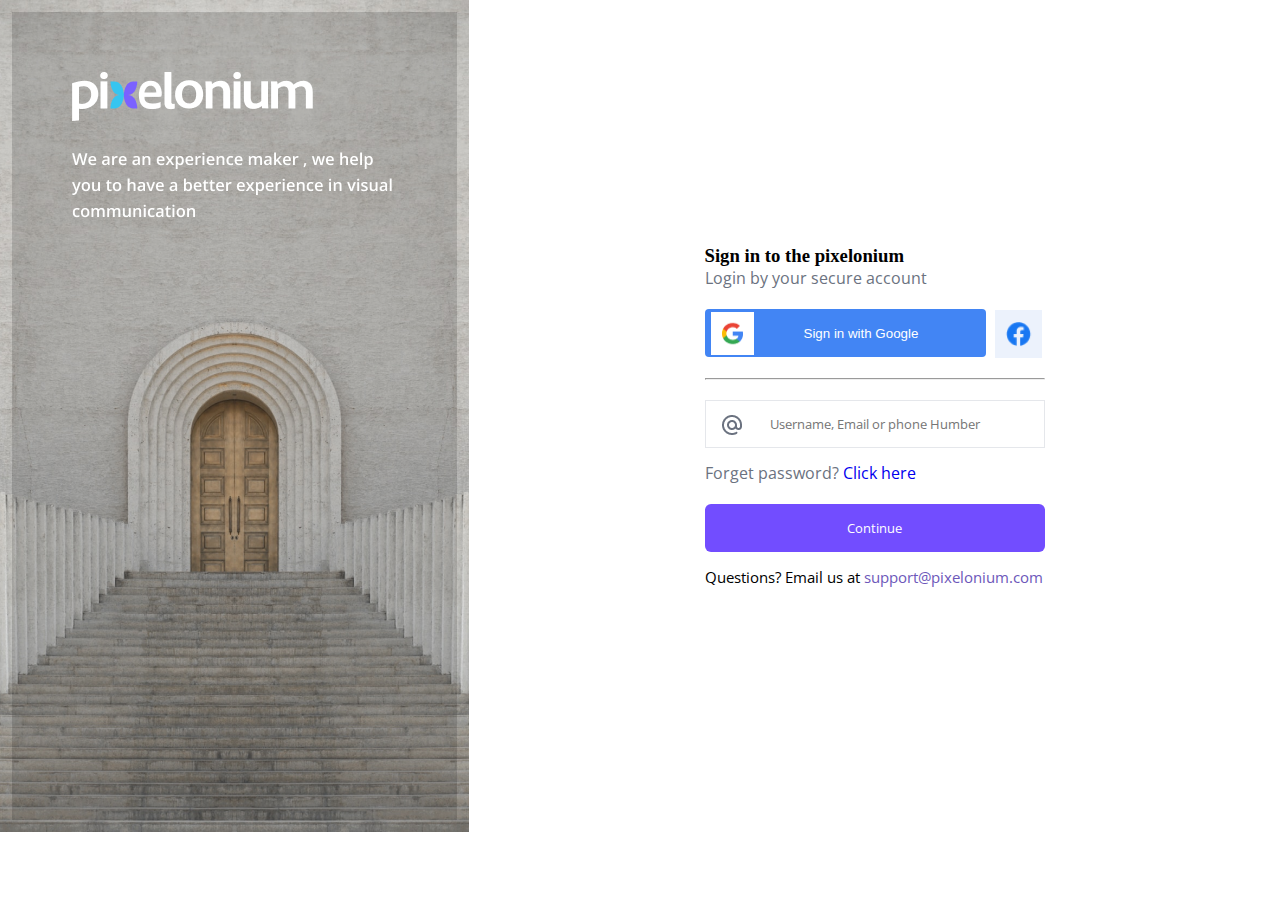
<file: index.html>
<!DOCTYPE html>
<html lang="en">
<head>
    <meta charset="UTF-8">
    <meta name="viewport" content="width=device-width, initial-scale=1.0">
    <link rel="stylesheet" href="style.css">
    <title>Document</title>
</head>
<body>
    <div class="notig">
       <img src="dox/left.png" alt=""> 
<div class="quadrat">
   
        
<h3>Sign in to the pixelonium</h3>
<p class="secured">Login by your secure account</p>
 <div class="d-fix">
    
<button class="googl">
<img class="img1" src="dox/Variant10.png" alt="">
Sign in with Google
</button>
<img class="img22" src="dox/Variant11.png" alt=""> 
<hr>
<form action="activ">
<input class="place" type="email" placeholder="Username, Email or phone Humber"></form>
<img class="img3" src="dox/at-symbol.png" alt="">
<p class="pass">Forget password?
<a class="school" href="https://www.w3schools.com/"> Click here</a></p>
<button class="contin">Continue</button>
<p class="quest">Questions? Email us at 
<a class="hreff" href=https://www.questionai.com/subject/math/1"> support@pixelonium.com</a></p>
</div>
</div>
</div>
   </body>
</html>
</file>
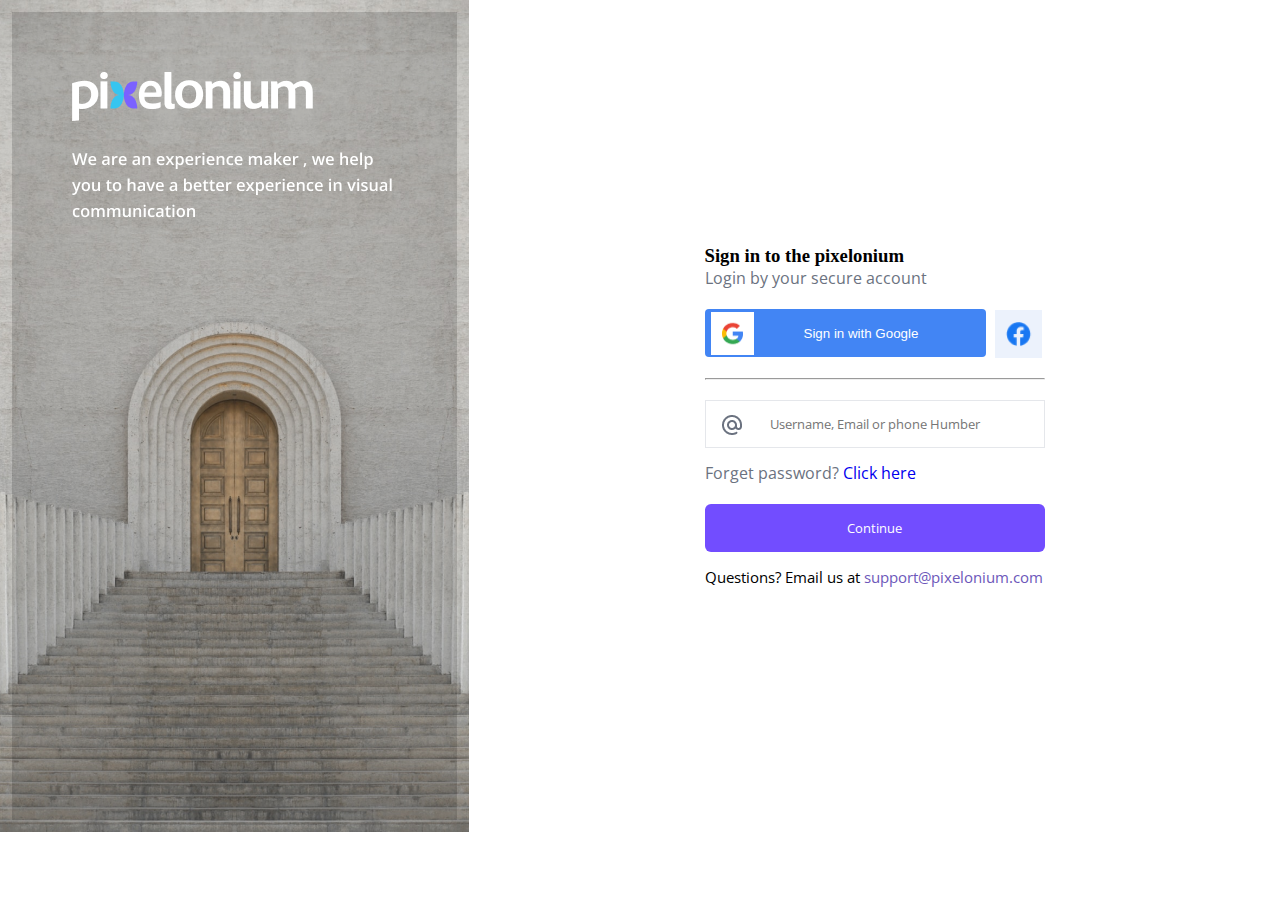
<file: mediaqu.html>
<!DOCTYPE html>
<html lang="en">
<head>
    <meta charset="UTF-8">
    <meta name="viewport" content="width=device-width, initial-scale=1.0">
    <link rel="stylesheet" href="style.css">
    <title>Document</title>
</head>
<body>
    <div class="notig">
       <img src="dox/left.png" alt=""> 
<div class="quadrat">
   
        
<h3>Sign in to the pixelonium</h3>
<p class="secured">Login by your secure account</p>
 <div class="d-fix">
    
<button class="googl">
<img class="img1" src="dox/Variant10.png" alt="">
Sign in with Google
</button>
<img class="img22" src="dox/Variant11.png" alt=""> 
<hr>
<form action="activ">
<input class="place" type="email" placeholder="Username, Email or phone Humber"></form>
<img class="img3" src="dox/at-symbol.png" alt="">
<p class="pass">Forget password?
<a class="school" href="https://www.w3schools.com/"> Click here</a></p>
<button class="contin">Continue</button>
<p class="quest">Questions? Email us at 
<a class="hreff" href=https://www.questionai.com/subject/math/1"> support@pixelonium.com</a></p>
</div>
</div>
</div>
   </body>
</html>
</file>
<file: style.css>
*{
    box-sizing: border-box;
   margin: 0;
}
.notig{
    display: flex;
}


.quadrat{
    margin: auto;
}
@font-face {
    font-family: sans;
    src: url(OpenSans-VariableFont_wdth\,wght.ttf);
}
.googl{
    width: 281px;
    height: 48px;
    border-radius: 4px;
    margin-top: 20px;
    border: none;
    align-items: center;
    color: #ffffff;
    background-color:#4285f4;
display: flex;
}
.img1{
    width: 43px;
    height: 43px;
    border-radius: 2px,0px,0px,2px;
    margin-right: 50px;
    background-color: #ffffff;
}
.img22{
    width: 47px;
    height: 48px;
    background-color:#ecf2fc;
    margin-left: 290px;
    margin-top: -47px;
    display: flex;
}
hr{
    width: 340px;
    margin-top: 20px;
    color: #e5e7eb;
}
.place{
    width: 340px;
    height: 48px;
    border: 1px solid #e5e7eb;
    color: #d1d5db;
    margin-top: 20px;
    font-family: sans;
    text-align: center;
}
.img3{

margin-top: -35px;
margin-left: 15px;
border-radius: 4px;
gap: 5px;
display: flex
}
p{
    font-family: sans;
}
.secured{
    color: #6b7280;
}
.pass{
    margin-top: 25px;
    color: #6b7280;
    
}
.school{
    text-decoration: none;
    font-family: sans;
}
.contin{
    width: 340px;
    height: 48px;
    margin-top: 20px;
    border-radius: 6px;
    background-color: #724dff;
    border: none;
font-family: sans;
    color: #ffffff;
}
.quest{
    font-size: 0.92rem;
    margin-top: 15px;
}
.hreff{
    font-family: sans;
    color: #6d58ba;
    text-decoration: none;

}
</file>
